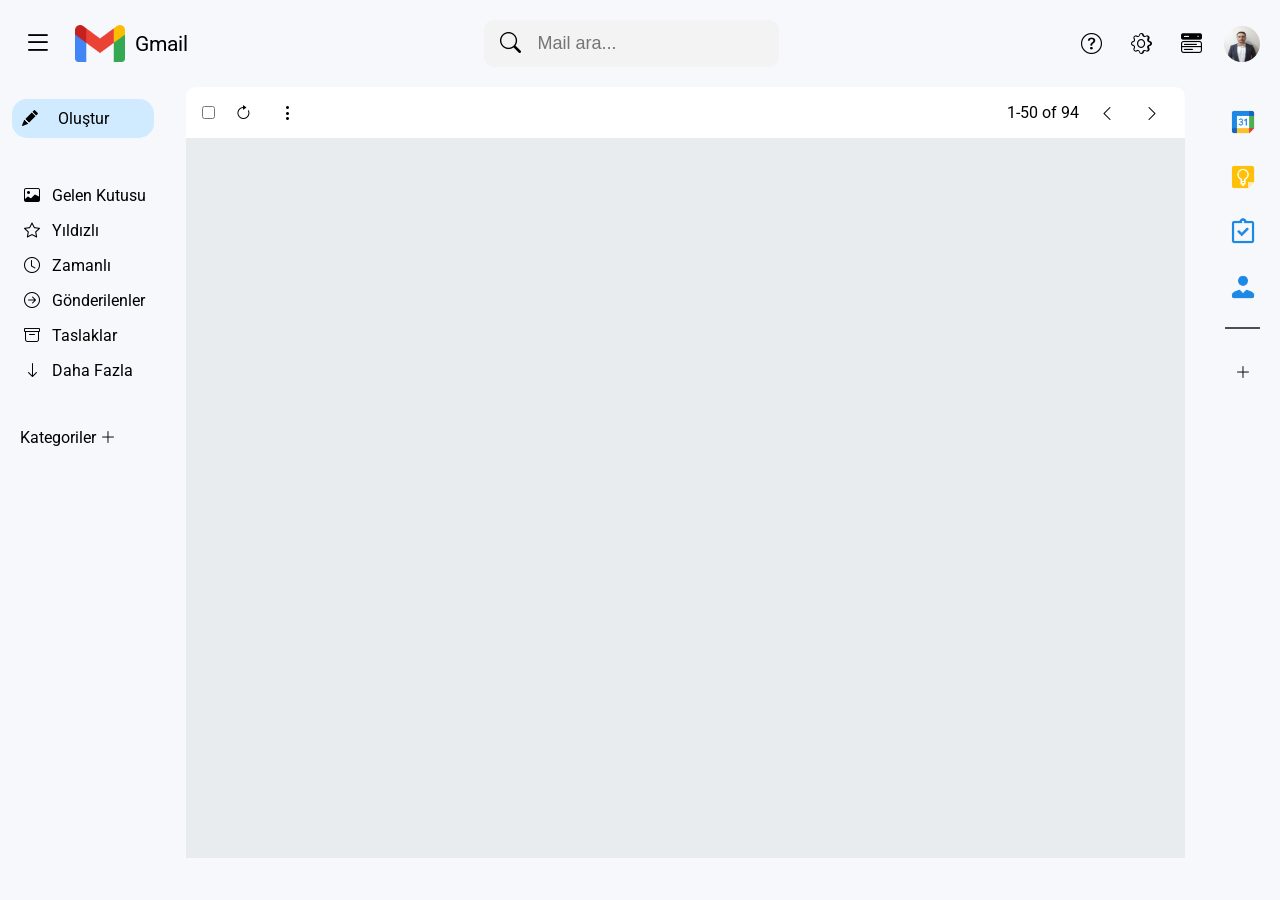
<file: index.html>
<!DOCTYPE html>
<html lang="en">
  <head>
    <meta name="viewport" content="width=device-width, initial-scale=1.0" />
    <link
      rel="stylesheet"
      href="https://cdn.jsdelivr.net/npm/bootstrap-icons@1.11.0/font/bootstrap-icons.css"
    />
    <link rel="stylesheet" href="styles/style.css" />
    <title>Gmail</title>
  </head>

  <body>
    <header>
      <div class="left">
        <div id="menu" class="icon">
          <i class="bi bi-list"></i>
        </div>
        <img src="/assets/gmail-logo.webp" alt="" />
        <span>Gmail</span>
      </div>

      <div class="middle">
        <form>
          <div class="icon">
            <i class="bi bi-search"></i>
          </div>
          <input placeholder="Mail ara..." type="text" />
        </form>
      </div>

      <div class="right">
        <i class="bi bi-question-circle"></i>
        <i class="bi bi-gear"></i>
        <i class="bi bi-menu-button-wide-fill"></i>
        <img src="assets/man.jpg" />
      </div>
    </header>

    <section>
      <nav>
        <div class="create">
          <i class="bi bi-pencil-fill"></i>
          <span>Oluştur</span>
        </div>

        <ul class="categories">
          <!-- <li>
                    <i class="bi bi-image"></i>
                    <span>Gelen Kutusu</span>
                </li> -->
        </ul>

        <div class="bottom">
          <span>Kategoriler</span>
          <i class="bi bi-plus-lg"></i>
        </div>
      </nav>

      <main>
        <div class="top">
          <div class="left">
            <input type="checkbox" />
            <i class="bi bi-arrow-clockwise"></i>
            <i class="bi bi-three-dots-vertical"></i>
          </div>
          <div class="right">
            <p>1-50 of 94</p>
            <i class="bi bi-chevron-left"></i>
            <i class="bi bi-chevron-right"></i>
          </div>
        </div>
        <div class="mails">
          <!-- <div class="mail">
                    <div class="info">
                        <input type="checkbox" />
                        <i class="bi bi-star-fill"></i>
                        <b>Udemig</b>
                    </div>
                    <div class="content">
                        <p class="title">7- sezon cuma</p>
                        <p>Lorem ipsum dolor sit amet consectetur.</p>
                    </div>
                    <p class="time">23.40</p>
                </div> -->
        </div>
      </main>

      <aside>
        <img src="/assets/calendar-48.png" />
        <img src="/assets/keep-48.png" />
        <img src="/assets/task-48.png" />
        <img src="/assets/account-48.png" />
        <span></span>
        <i class="bi bi-plus-lg icon"></i>
      </aside>
    </section>

    <div class="modal-wrapper">
      <form class="modal">
        <div class="header">
          <h5>Yeni İleti</h5>
          <div>
            <button type="button" class="close-modal"><span>X</span></button>
          </div>
        </div>
        <input placeholder="Kime" type="text" />
        <input placeholder="Konu" type="text" />
        <textarea></textarea>
        <button type="submit" id="send">Gönder</button>
      </form>
    </div>

    <script type="module" src="main.js"></script>
  </body>
</html>
</file>
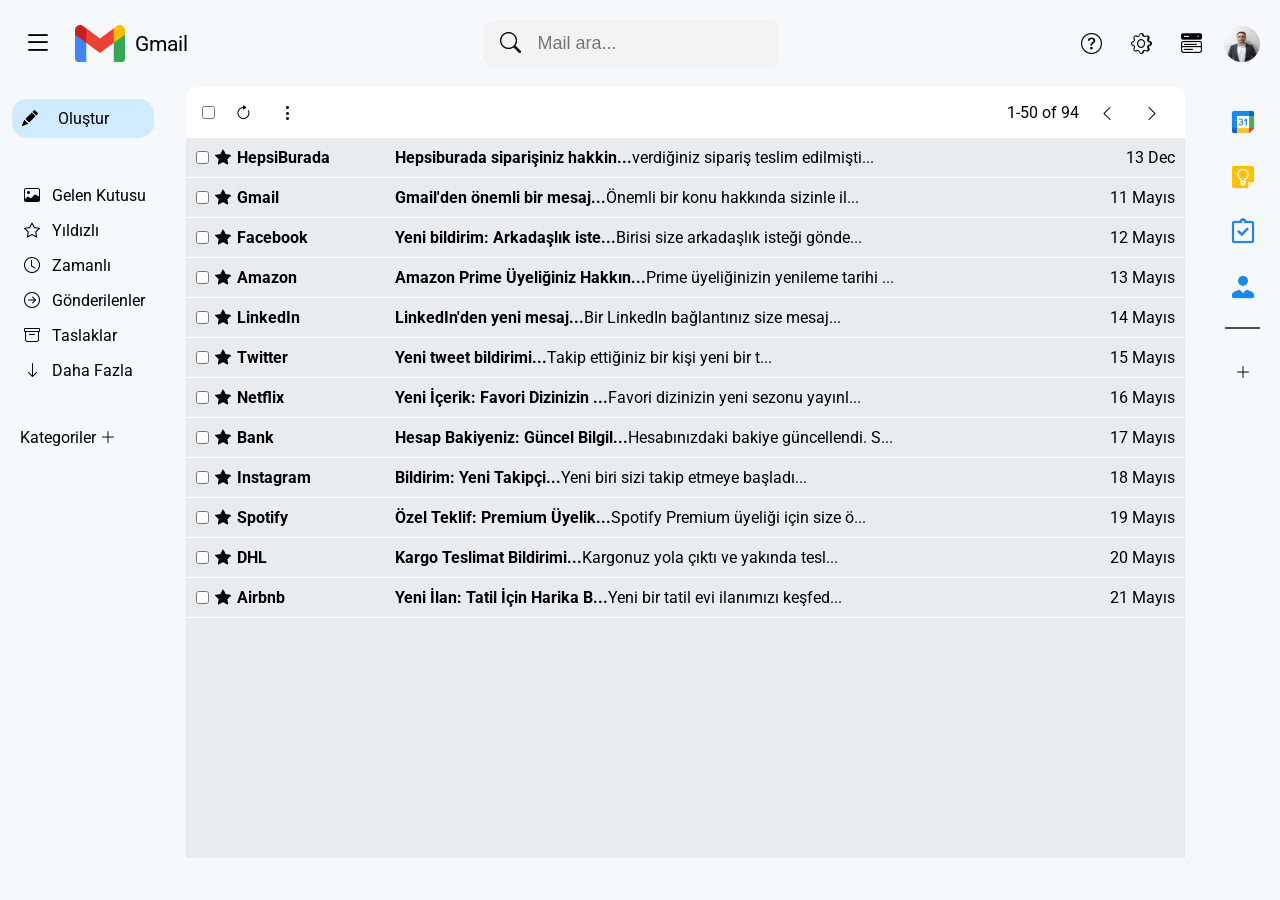
<file: assets/index.html>
<!DOCTYPE html>
<html lang="en">
  <head>
    <meta charset="UTF-8" />
    <meta name="viewport" content="width=device-width, initial-scale=1.0" />
    <link
      rel="stylesheet"
      href="https://cdn.jsdelivr.net/npm/bootstrap-icons@1.11.0/font/bootstrap-icons.css"
    />
    <link rel="stylesheet" href="styles/style.css" />
    <title>Gmail</title>
  </head>

  <body>
    <header>
      <div class="left">
        <div id="menu" class="icon">
          <i class="bi bi-list"></i>
        </div>
        <img src="/assets/gmail-logo.webp" alt="" />
        <span>Gmail</span>
      </div>

      <div class="middle">
        <form>
          <div class="icon">
            <i class="bi bi-search"></i>
          </div>
          <input placeholder="Mail ara..." type="text" />
        </form>
      </div>

      <div class="right">
        <i class="bi bi-question-circle"></i>
        <i class="bi bi-gear"></i>
        <i class="bi bi-menu-button-wide-fill"></i>
        <img src="assets/man.jpg" />
      </div>
    </header>

    <section>
      <nav>
        <div class="create">
          <i class="bi bi-pencil-fill"></i>
          <span>Oluştur</span>
        </div>

        <ul class="categories">
          <!-- <li>
                    <i class="bi bi-image"></i>
                    <span>Gelen Kutusu</span>
                </li> -->
        </ul>

        <div class="bottom">
          <span>Kategoriler</span>
          <i class="bi bi-plus-lg"></i>
        </div>
      </nav>

      <main>
        <div class="top">
          <div class="left">
            <input type="checkbox" />
            <i class="bi bi-arrow-clockwise"></i>
            <i class="bi bi-three-dots-vertical"></i>
          </div>
          <div class="right">
            <p>1-50 of 94</p>
            <i class="bi bi-chevron-left"></i>
            <i class="bi bi-chevron-right"></i>
          </div>
        </div>
        <div class="mails">
          <!-- <div class="mail">
                    <div class="info">
                        <input type="checkbox" />
                        <i class="bi bi-star-fill"></i>
                        <b>Udemig</b>
                    </div>
                    <div class="content">
                        <p class="title">7- sezon cuma</p>
                        <p>Lorem ipsum dolor sit amet consectetur.</p>
                    </div>
                    <p class="time">23.40</p>
                </div> -->
        </div>
      </main>

      <aside>
        <img src="/assets/calendar-48.png" />
        <img src="/assets/keep-48.png" />
        <img src="/assets/task-48.png" />
        <img src="/assets/account-48.png" />
        <span></span>
        <i class="bi bi-plus-lg icon"></i>
      </aside>
    </section>

    <div class="modal-wrapper">
      <form class="modal">
        <div class="header">
          <h5>Yeni İleti</h5>
          <div>
            <button type="button" class="close-modal"><span>X</span></button>
          </div>
        </div>
        <input placeholder="Kime" type="text" />
        <input placeholder="Konu" type="text" />
        <textarea></textarea>
        <button type="submit" id="send">Gönder</button>
      </form>
    </div>

    <script type="module" src="main.js"></script>
  </body>
</html>
</file>
<file: styles/style.css>
@import url("https://fonts.googleapis.com/css2?family=Roboto:wght@100;300;400;500;700;900&display=swap");
.between, main .top .right, main .top, header .right, header {
  display: flex;
  align-items: center;
  justify-content: space-between;
}

.icon, aside img, main .top i, header .right i {
  width: 35px;
  height: 35px;
  display: grid;
  place-items: center;
  border-radius: 50%;
  cursor: pointer;
  transition: background 0.3s;
}
.icon:hover, aside img:hover, main .top i:hover, header .right i:hover {
  background: #d8dbdd;
}

.modal-wrapper {
  position: fixed;
  top: 0;
  left: 0;
  background: rgba(0, 0, 0, 0.529);
  width: 100%;
  height: 100%;
  display: none;
  place-items: center;
}

.modal {
  background: white;
  width: 80%;
  max-width: 700px;
  height: 90%;
  display: flex;
  flex-direction: column;
  border-radius: 10px;
}
.modal input {
  border: none;
  border-bottom: 1px solid rgba(128, 128, 128, 0.712);
  padding: 10px;
  margin: 0 6px;
  outline: none;
}
.modal textarea {
  width: 100%;
  height: 100%;
  border: none;
  resize: none;
  outline: none;
  padding: 16px;
  font-family: "roboto";
  border-radius: 10px;
}
.modal #send {
  width: 140px;
  border: none;
  padding: 14px;
  border-radius: 50px;
  background: #1b61d1;
  color: white;
  margin: 10px;
  cursor: pointer;
}
.modal #send:hover {
  background: #0353d3;
}

.modal .header {
  display: flex;
  justify-content: space-between;
  padding: 10px;
  background: rgb(190, 191, 192);
  border-radius: 10px 10px 0 0;
  font-size: 20px;
}
.modal .header button {
  border: none;
  width: 30px;
  height: 30px;
  border-radius: 50%;
  display: grid;
  place-items: center;
  cursor: pointer;
  transition: all 0.3s;
}
.modal .header button:hover {
  background: gray;
  color: white;
}

* {
  margin: 0;
  padding: 0;
  box-sizing: border-box;
}

body {
  font-family: "roboto";
  background: #f6f8fc;
}

header {
  padding: 20px;
  gap: 20px;
  font-size: 21px;
}
header .left {
  display: flex;
  align-items: center;
  gap: 10px;
}
header .left i {
  font-size: 29px;
}
header .left img {
  width: 50px;
  margin-left: 10px;
}
header .middle form {
  display: flex;
  background: rgb(243, 243, 243);
  padding: 6px 9px;
  gap: 10px;
  border-radius: 10px;
}
header .middle form input {
  border: none;
  outline: none;
  font-size: 18px;
  background: transparent;
}
@media (max-width: 750px) {
  header .middle {
    display: none;
  }
}
header .right {
  gap: 15px;
}
header .right img {
  border-radius: 50%;
  height: 36px;
  width: 36px;
}

section {
  display: flex;
  gap: 20px;
}

nav {
  display: flex;
  flex-direction: column;
  padding: 12px;
  gap: 40px;
}
nav .create {
  background: #d0ebff;
  border-radius: 15px;
  padding: 10px;
  display: flex;
  gap: 20px;
  cursor: pointer;
  transition: box-shadow 0.3s;
}
nav .create:hover {
  box-shadow: 2px 2px 10px gray;
}
nav ul {
  display: grid;
  font-size: 16px;
}
nav ul li {
  padding: 8px;
  margin-left: 4px;
  display: flex;
  gap: 12px;
  border-radius: 0 20px 20px 0;
  cursor: pointer;
}
nav ul li:hover {
  background: #d0ebff;
}
nav ul li i,
nav ul li span {
  pointer-events: none;
}
nav .active {
  background: #d0ebff;
}
nav .bottom {
  margin-left: 8px;
  gap: 5px;
}

.hide span {
  display: none;
}

main {
  flex-grow: 1;
}
main .top {
  background: white;
  border-radius: 10px 10px 0 0;
  padding: 8px 16px;
}
main .top .left {
  display: flex;
  gap: 10px;
}
main .top .right {
  gap: 10px;
}
main .mails {
  height: 80vh;
  background: #e9ecef;
}

.mail {
  display: grid;
  align-items: center;
  justify-content: space-between;
  grid-template-columns: 1fr 3fr 1fr;
  font-size: 16px;
  padding: 10px;
  border-bottom: 1px solid white;
  -moz-column-gap: 5px;
       column-gap: 5px;
}
.mail:hover {
  box-shadow: 0 0 30px rgba(128, 128, 128, 0.408);
}
.mail .info {
  display: flex;
  gap: 6px;
}
.mail .content {
  display: flex;
}
.mail .content .title {
  font-weight: bold;
}
.mail .content .title,
.mail .content .text {
  white-space: nowrap;
  text-overflow: ellipsis;
  overflow: hidden;
}
.mail .time {
  text-align: end;
  white-space: nowrap;
}
.mail #delete {
  display: none;
  border: none;
  font-size: 15px;
  background: none;
  cursor: pointer;
  text-align: end;
}
.mail:hover > .time {
  display: none;
}
.mail:hover > #delete {
  display: block;
}

aside {
  display: flex;
  flex-direction: column;
  align-items: center;
  gap: 25px;
  padding: 20px;
}
aside span {
  background: #495057;
  width: 100%;
  height: 2px;
}
aside img {
  cursor: pointer;
  width: 30px;
  height: 30px;
}
@media (max-width: 750px) {
  aside {
    display: none;
  }
}/*# sourceMappingURL=style.css.map */
</file>
<file: assets/styles/style.css>
@import url("https://fonts.googleapis.com/css2?family=Roboto:wght@100;300;400;500;700;900&display=swap");
.between, main .top .right, main .top, header .right, header {
  display: flex;
  align-items: center;
  justify-content: space-between;
}

.icon, aside img, main .top i, header .right i {
  width: 35px;
  height: 35px;
  display: grid;
  place-items: center;
  border-radius: 50%;
  cursor: pointer;
  transition: background 0.3s;
}
.icon:hover, aside img:hover, main .top i:hover, header .right i:hover {
  background: #d8dbdd;
}

.modal-wrapper {
  position: fixed;
  top: 0;
  left: 0;
  background: rgba(0, 0, 0, 0.529);
  width: 100%;
  height: 100%;
  display: none;
  place-items: center;
}

.modal {
  background: white;
  width: 80%;
  max-width: 700px;
  height: 90%;
  display: flex;
  flex-direction: column;
  border-radius: 10px;
}
.modal input {
  border: none;
  border-bottom: 1px solid rgba(128, 128, 128, 0.712);
  padding: 10px;
  margin: 0 6px;
  outline: none;
}
.modal textarea {
  width: 100%;
  height: 100%;
  border: none;
  resize: none;
  outline: none;
  padding: 16px;
  font-family: "roboto";
  border-radius: 10px;
}
.modal #send {
  width: 140px;
  border: none;
  padding: 14px;
  border-radius: 50px;
  background: #1b61d1;
  color: white;
  margin: 10px;
  cursor: pointer;
}
.modal #send:hover {
  background: #0353d3;
}

.modal .header {
  display: flex;
  justify-content: space-between;
  padding: 10px;
  background: rgb(190, 191, 192);
  border-radius: 10px 10px 0 0;
  font-size: 20px;
}
.modal .header button {
  border: none;
  width: 30px;
  height: 30px;
  border-radius: 50%;
  display: grid;
  place-items: center;
  cursor: pointer;
  transition: all 0.3s;
}
.modal .header button:hover {
  background: gray;
  color: white;
}

* {
  margin: 0;
  padding: 0;
  box-sizing: border-box;
}

body {
  font-family: "roboto";
  background: #f6f8fc;
}

header {
  padding: 20px;
  gap: 20px;
  font-size: 21px;
}
header .left {
  display: flex;
  align-items: center;
  gap: 10px;
}
header .left i {
  font-size: 29px;
}
header .left img {
  width: 50px;
  margin-left: 10px;
}
header .middle form {
  display: flex;
  background: rgb(243, 243, 243);
  padding: 6px 9px;
  gap: 10px;
  border-radius: 10px;
}
header .middle form input {
  border: none;
  outline: none;
  font-size: 18px;
  background: transparent;
}
@media (max-width: 750px) {
  header .middle {
    display: none;
  }
}
header .right {
  gap: 15px;
}
header .right img {
  border-radius: 50%;
  height: 36px;
  width: 36px;
}

section {
  display: flex;
  gap: 20px;
}

nav {
  display: flex;
  flex-direction: column;
  padding: 12px;
  gap: 40px;
}
nav .create {
  background: #d0ebff;
  border-radius: 15px;
  padding: 10px;
  display: flex;
  gap: 20px;
  cursor: pointer;
  transition: box-shadow 0.3s;
}
nav .create:hover {
  box-shadow: 2px 2px 10px gray;
}
nav ul {
  display: grid;
  font-size: 16px;
}
nav ul li {
  padding: 8px;
  margin-left: 4px;
  display: flex;
  gap: 12px;
  border-radius: 0 20px 20px 0;
  cursor: pointer;
}
nav ul li:hover {
  background: #d0ebff;
}
nav ul li i,
nav ul li span {
  pointer-events: none;
}
nav .active {
  background: #d0ebff;
}
nav .bottom {
  margin-left: 8px;
  gap: 5px;
}

.hide span {
  display: none;
}

main {
  flex-grow: 1;
}
main .top {
  background: white;
  border-radius: 10px 10px 0 0;
  padding: 8px 16px;
}
main .top .left {
  display: flex;
  gap: 10px;
}
main .top .right {
  gap: 10px;
}
main .mails {
  height: 80vh;
  background: #e9ecef;
}

.mail {
  display: grid;
  align-items: center;
  justify-content: space-between;
  grid-template-columns: 1fr 3fr 1fr;
  font-size: 16px;
  padding: 10px;
  border-bottom: 1px solid white;
  -moz-column-gap: 5px;
       column-gap: 5px;
}
.mail:hover {
  box-shadow: 0 0 30px rgba(128, 128, 128, 0.408);
}
.mail .info {
  display: flex;
  gap: 6px;
}
.mail .content {
  display: flex;
}
.mail .content .title {
  font-weight: bold;
}
.mail .content .title,
.mail .content .text {
  white-space: nowrap;
  text-overflow: ellipsis;
  overflow: hidden;
}
.mail .time {
  text-align: end;
  white-space: nowrap;
}
.mail #delete {
  display: none;
  border: none;
  font-size: 15px;
  background: none;
  cursor: pointer;
  text-align: end;
}
.mail:hover > .time {
  display: none;
}
.mail:hover > #delete {
  display: block;
}

aside {
  display: flex;
  flex-direction: column;
  align-items: center;
  gap: 25px;
  padding: 20px;
}
aside span {
  background: #495057;
  width: 100%;
  height: 2px;
}
aside img {
  cursor: pointer;
  width: 30px;
  height: 30px;
}
@media (max-width: 750px) {
  aside {
    display: none;
  }
}/*# sourceMappingURL=style.css.map */
</file>
